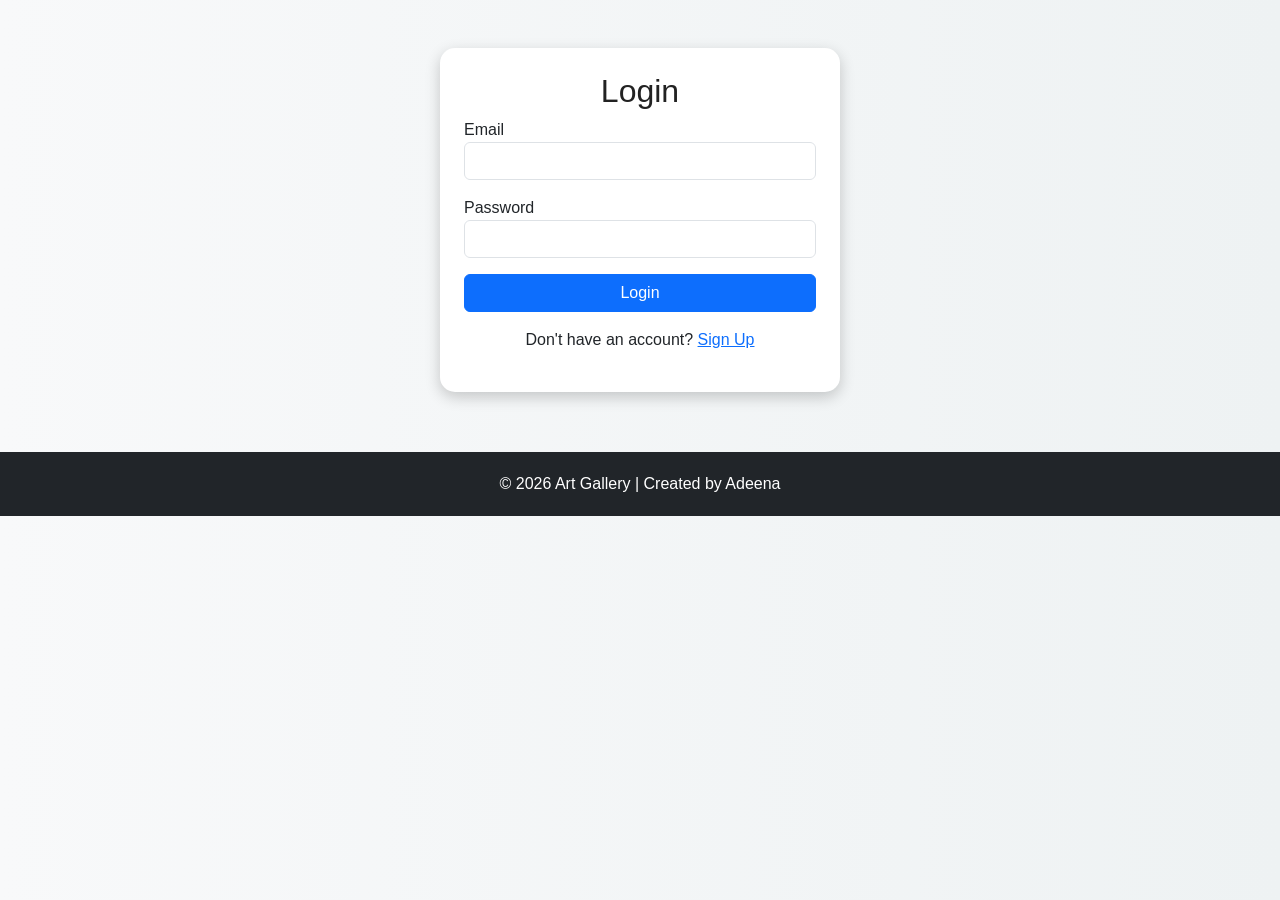
<file: index.html>
<!DOCTYPE html>
<html>
<head>
    <title>Art Gallery</title>

    <!-- Bootstrap -->

    <link href="https://cdn.jsdelivr.net/npm/bootstrap@5.3.7/dist/css/bootstrap.min.css" rel="stylesheet">

    <!-- CSS -->

    <link rel="stylesheet" href="css/style.css">

</head>
<body>
<body>

<div class="container mt-5">

    <div class="card mx-auto p-4" style="width:400px;">

        <h2 class="text-center">Login</h2>

        <div class="mb-3">
            <label>Email</label>
            <input type="email" class="form-control">
        </div>

        <div class="mb-3">
            <label>Password</label>
            <input type="password" class="form-control">
        </div>

        <a href="home.html" class="btn btn-primary w-100">Login</a>

        <p class="text-center mt-3">
            Don't have an account?
            <a href="signup.html">Sign Up</a>
        </p>

    </div>

</div>

</body>
</body>
</html>

<footer>
    © 2026 Art Gallery | Created by Adeena
</footer>
</file>
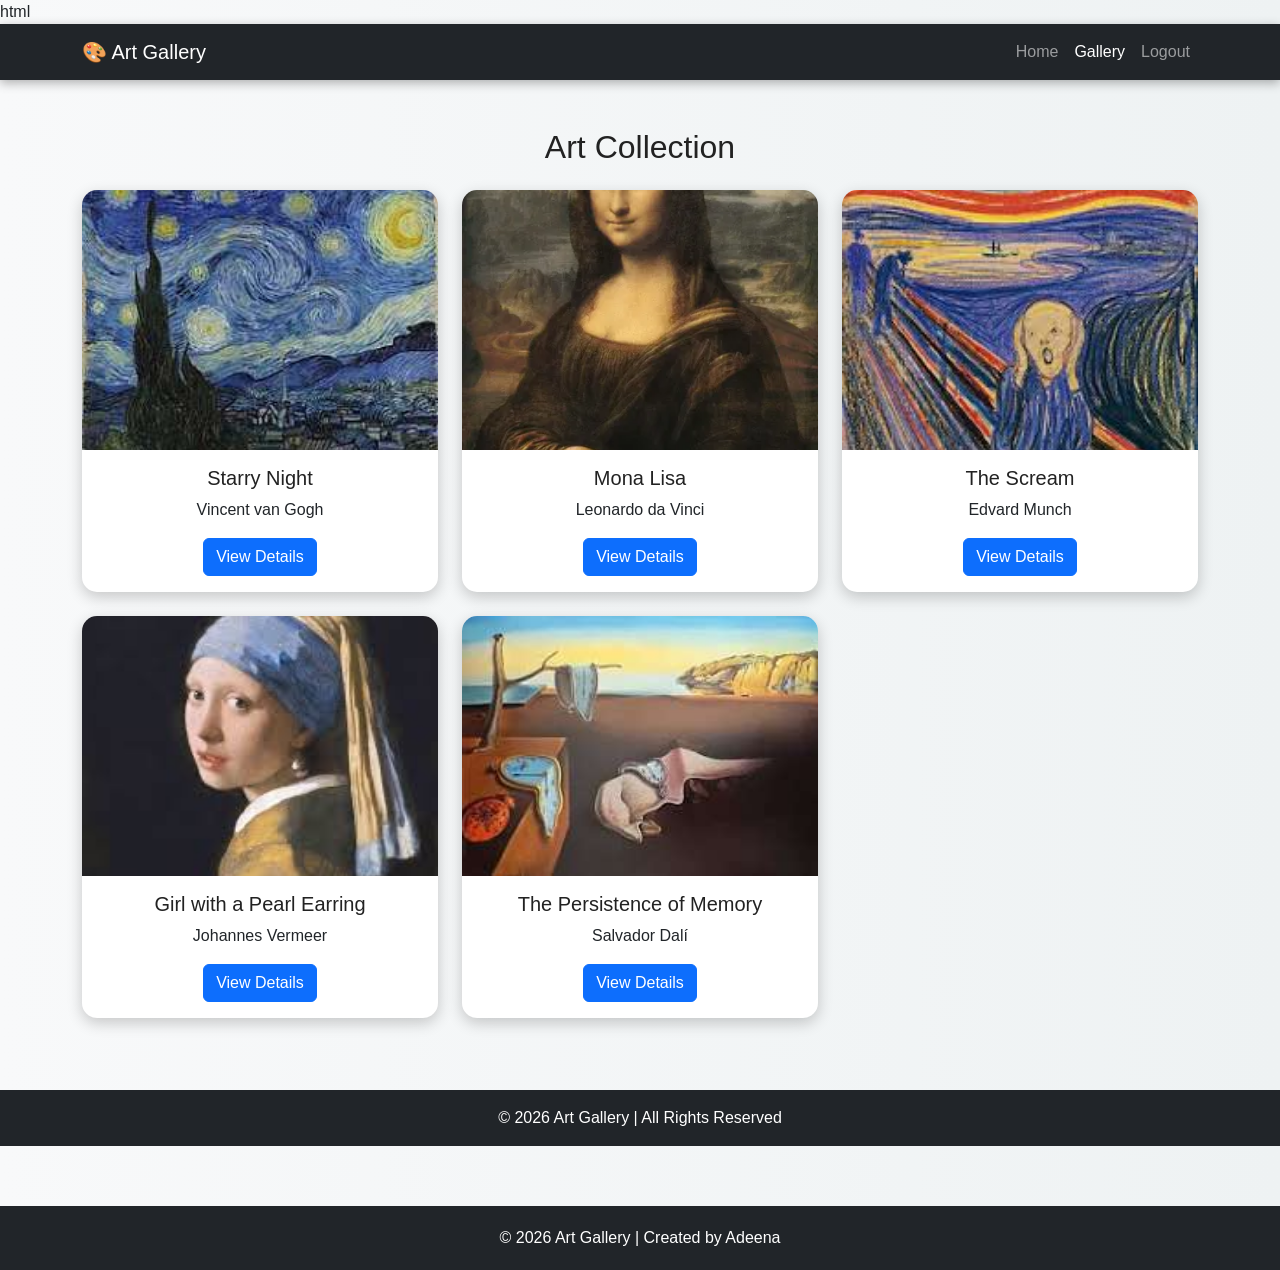
<file: gallery.html>
html
<!DOCTYPE html>
<html>
<head>
    <title>Art Gallery</title>

    <link href="https://cdn.jsdelivr.net/npm/bootstrap@5.3.7/dist/css/bootstrap.min.css" rel="stylesheet">
    <link rel="stylesheet" href="css/style.css">
</head>

<body>

<nav class="navbar navbar-expand-lg navbar-dark bg-dark">
    <div class="container">
        <a class="navbar-brand" href="home.html">🎨 Art Gallery</a>

        <div class="navbar-nav ms-auto">
            <a class="nav-link" href="home.html">Home</a>
            <a class="nav-link active" href="gallery.html">Gallery</a>
            <a class="nav-link" href="index.html">Logout</a>
        </div>
    </div>
</nav>

<div class="container mt-5">

    <h2 class="text-center mb-4">Art Collection</h2>

    <div class="row">

        <!-- Starry Night -->
        <div class="col-md-4 mb-4">
            <div class="card">
                <img src="images/starrynight.jpeg" class="card-img-top">
                <div class="card-body text-center">
                    <h5>Starry Night</h5>
                    <p>Vincent van Gogh</p>
                    <a href="starrynight.html" class="btn btn-primary">View Details</a>
                </div>
            </div>
        </div>

        <!-- Mona Lisa -->
        <div class="col-md-4 mb-4">
            <div class="card">
                <img src="images/mona.jpeg" class="card-img-top">
                <div class="card-body text-center">
                    <h5>Mona Lisa</h5>
                    <p>Leonardo da Vinci</p>
                    <a href="monalisa.html" class="btn btn-primary">View Details</a>
                </div>
            </div>
        </div>

        <!-- The Scream -->
        <div class="col-md-4 mb-4">
            <div class="card">
                <img src="images/scream.jpeg" class="card-img-top">
                <div class="card-body text-center">
                    <h5>The Scream</h5>
                    <p>Edvard Munch</p>
                    <a href="scream.html" class="btn btn-primary">View Details</a>
                </div>
            </div>
        </div>

        <!-- Girl with a Pearl Earring -->
        <div class="col-md-4 mb-4">
            <div class="card">
                <img src="images/pearl.jpeg" class="card-img-top">
                <div class="card-body text-center">
                    <h5>Girl with a Pearl Earring</h5>
                    <p>Johannes Vermeer</p>
                    <a href="girlwithpearl.html" class="btn btn-primary">View Details</a>
                </div>
            </div>
        </div>

        <!-- Persistence of Memory -->
        <div class="col-md-4 mb-4">
            <div class="card">
                <img src="images/persistence.jpeg" class="card-img-top">
                <div class="card-body text-center">
                    <h5>The Persistence of Memory</h5>
                    <p>Salvador Dalí</p>
                    <a href="persistence.html" class="btn btn-primary">View Details</a>
                </div>
            </div>
        </div>

    </div>

</div>

<footer class="bg-dark text-white text-center p-3 mt-5">
    © 2026 Art Gallery | All Rights Reserved
</footer>

</body>
</html>
<footer>
    © 2026 Art Gallery | Created by Adeena
</footer>
</file>
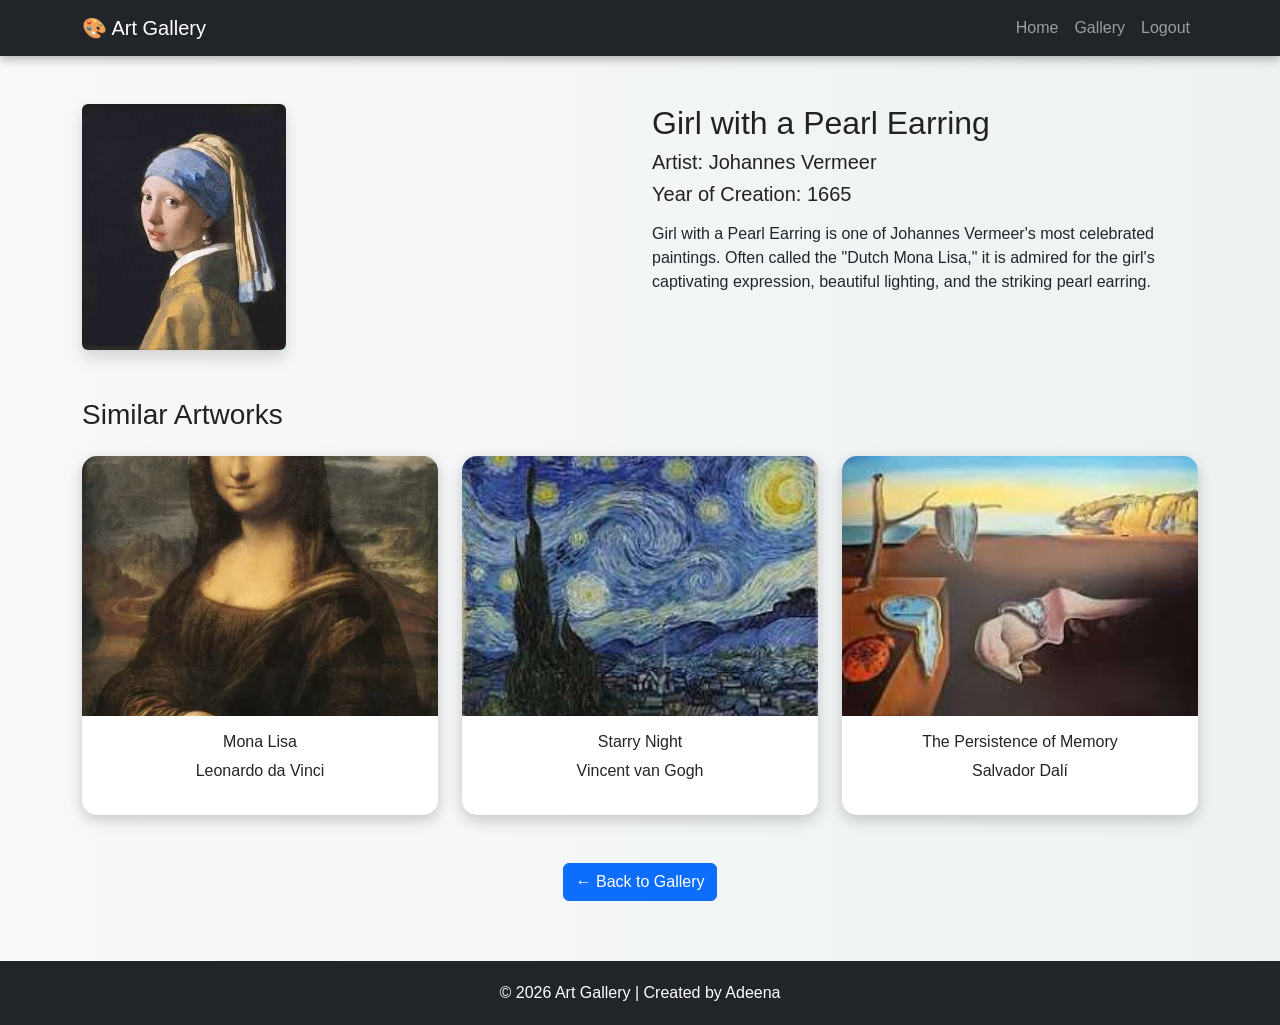
<file: girlwithpearl.html>
<!DOCTYPE html>
<html>
<head>
    <title>Girl with a Pearl Earring</title>

    <!-- Bootstrap CSS -->
    <link href="https://cdn.jsdelivr.net/npm/bootstrap@5.3.7/dist/css/bootstrap.min.css" rel="stylesheet">

    <!-- Custom CSS -->
    <link rel="stylesheet" href="css/style.css">
</head>

<body>

<!-- Navbar -->
<nav class="navbar navbar-expand-lg navbar-dark bg-dark">
    <div class="container">
        <a class="navbar-brand" href="home.html">🎨 Art Gallery</a>

        <div class="navbar-nav ms-auto">
            <a class="nav-link" href="home.html">Home</a>
            <a class="nav-link" href="gallery.html">Gallery</a>
            <a class="nav-link" href="index.html">Logout</a>
        </div>
    </div>
</nav>

<!-- Artwork Details -->
<div class="container mt-5">

    <div class="row">

        <!-- Image -->
        <div class="col-md-6">
           <img src="images/pearl.jpeg" class="img-fluid rounded shadow">
        </div>

        <!-- Details -->
        <div class="col-md-6">

            <h2>Girl with a Pearl Earring</h2>

            <h5>Artist: Johannes Vermeer</h5>

            <h5>Year of Creation: 1665</h5>

            <p class="mt-3">
                Girl with a Pearl Earring is one of Johannes Vermeer's most
                celebrated paintings. Often called the "Dutch Mona Lisa,"
                it is admired for the girl's captivating expression,
                beautiful lighting, and the striking pearl earring.
            </p>

        </div>

    </div>

</div>

<!-- Similar Artworks -->
<div class="container mt-5">

    <h3 class="mb-4">Similar Artworks</h3>

    <div class="row">

        <div class="col-md-4">
            <div class="card">
                <img src="images/mona.jpeg" class="card-img-top">
                <div class="card-body text-center">
                    <h6>Mona Lisa</h6>
                    <p>Leonardo da Vinci</p>
                </div>
            </div>
        </div>

        <div class="col-md-4">
            <div class="card">
                <img src="images/starrynight.jpeg" class="card-img-top">
                <div class="card-body text-center">
                    <h6>Starry Night</h6>
                    <p>Vincent van Gogh</p>
                </div>
            </div>
        </div>

        <div class="col-md-4">
            <div class="card">
                <img src="images/persistence.jpeg" class="card-img-top">
                <div class="card-body text-center">
                    <h6>The Persistence of Memory</h6>
                    <p>Salvador Dalí</p>
                </div>
            </div>
        </div>

    </div>

</div>

<!-- Back Button -->
<div class="text-center mt-5 mb-5">
    <a href="gallery.html" class="btn btn-primary">
        ← Back to Gallery
    </a>
</div>

</body>
</html>

<footer>
    © 2026 Art Gallery | Created by Adeena
</footer>
</file>
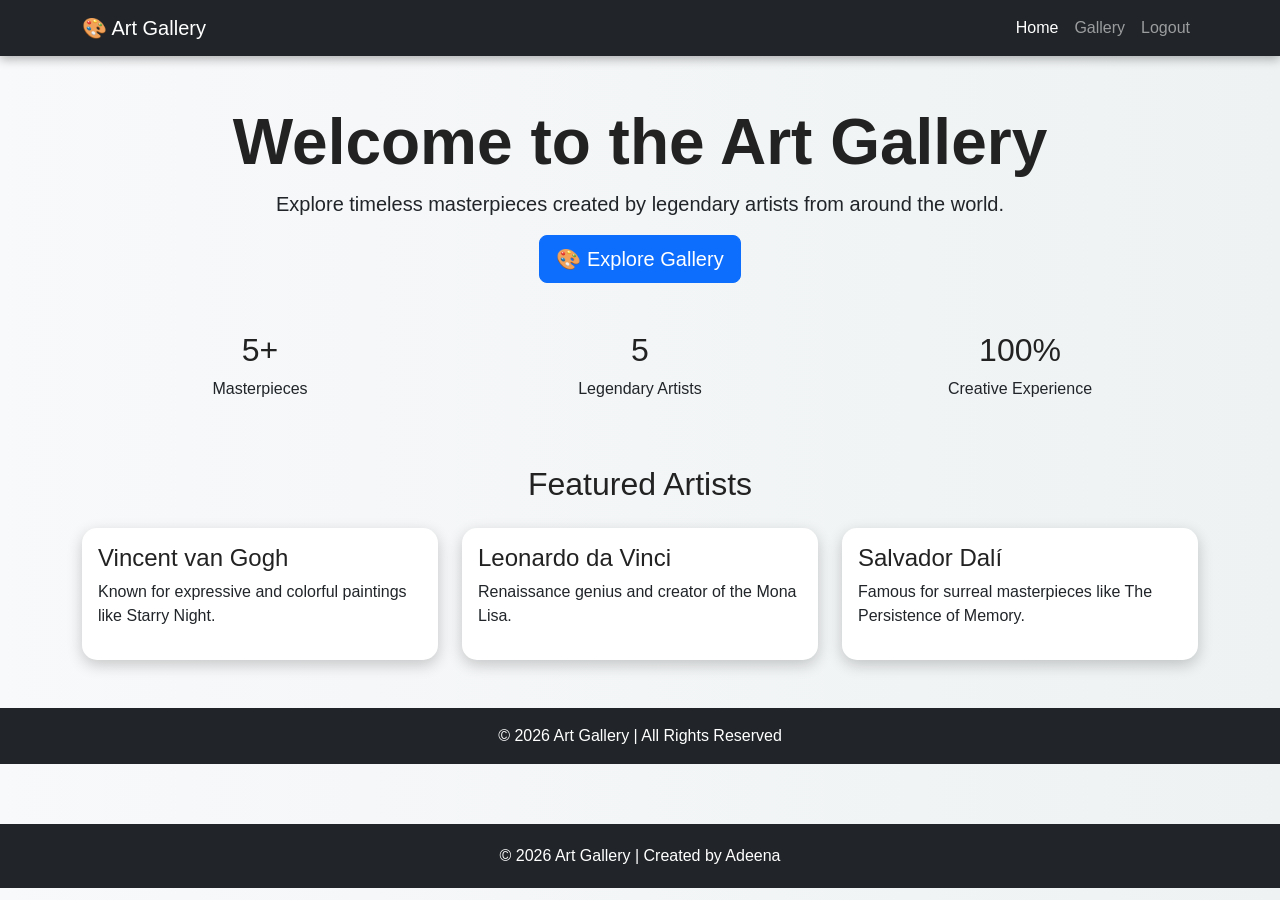
<file: home.html>
<!DOCTYPE html>
<html>
<head>
    <title>Art Gallery - Home</title>

    <link href="https://cdn.jsdelivr.net/npm/bootstrap@5.3.7/dist/css/bootstrap.min.css" rel="stylesheet">
    <link rel="stylesheet" href="css/style.css">
</head>

<body>

<!-- Navbar -->

<nav class="navbar navbar-expand-lg navbar-dark bg-dark">
    <div class="container">
        <a class="navbar-brand" href="#">🎨 Art Gallery</a>

        <div class="navbar-nav ms-auto">
            <a class="nav-link active" href="home.html">Home</a>
            <a class="nav-link" href="gallery.html">Gallery</a>
            <a class="nav-link" href="index.html">Logout</a>
        </div>
    </div>
</nav>

<!-- Hero Section -->

<div class="container text-center mt-5">

    <h1 class="display-3 fw-bold">
        Welcome to the Art Gallery
    </h1>

    <p class="lead">
        Explore timeless masterpieces created by legendary artists from around the world.
    </p>

    <a href="gallery.html" class="btn btn-primary btn-lg">
        🎨 Explore Gallery
    </a>

</div>
<div class="container mt-5">

<div class="row text-center">

<div class="col-md-4">
<h2>5+</h2>
<p>Masterpieces</p>
</div>

<div class="col-md-4">
<h2>5</h2>
<p>Legendary Artists</p>
</div>

<div class="col-md-4">
<h2>100%</h2>
<p>Creative Experience</p>
</div>

</div>

</div>

<!-- Featured Artists -->

<div class="container mt-5">

    <h2 class="text-center mb-4">Featured Artists</h2>

    <div class="row">

        <div class="col-md-4">
            <div class="card p-3">
                <h4>Vincent van Gogh</h4>
                <p>Known for expressive and colorful paintings like Starry Night.</p>
            </div>
        </div>

        <div class="col-md-4">
            <div class="card p-3">
                <h4>Leonardo da Vinci</h4>
                <p>Renaissance genius and creator of the Mona Lisa.</p>
            </div>
        </div>

        <div class="col-md-4">
            <div class="card p-3">
                <h4>Salvador Dalí</h4>
                <p>Famous for surreal masterpieces like The Persistence of Memory.</p>
            </div>
        </div>

    </div>

</div>

<!-- Footer -->

<footer class="bg-dark text-white text-center p-3 mt-5">
    © 2026 Art Gallery | All Rights Reserved
</footer>

</body>
</html>

<footer>
    © 2026 Art Gallery | Created by Adeena
</footer>
</file>
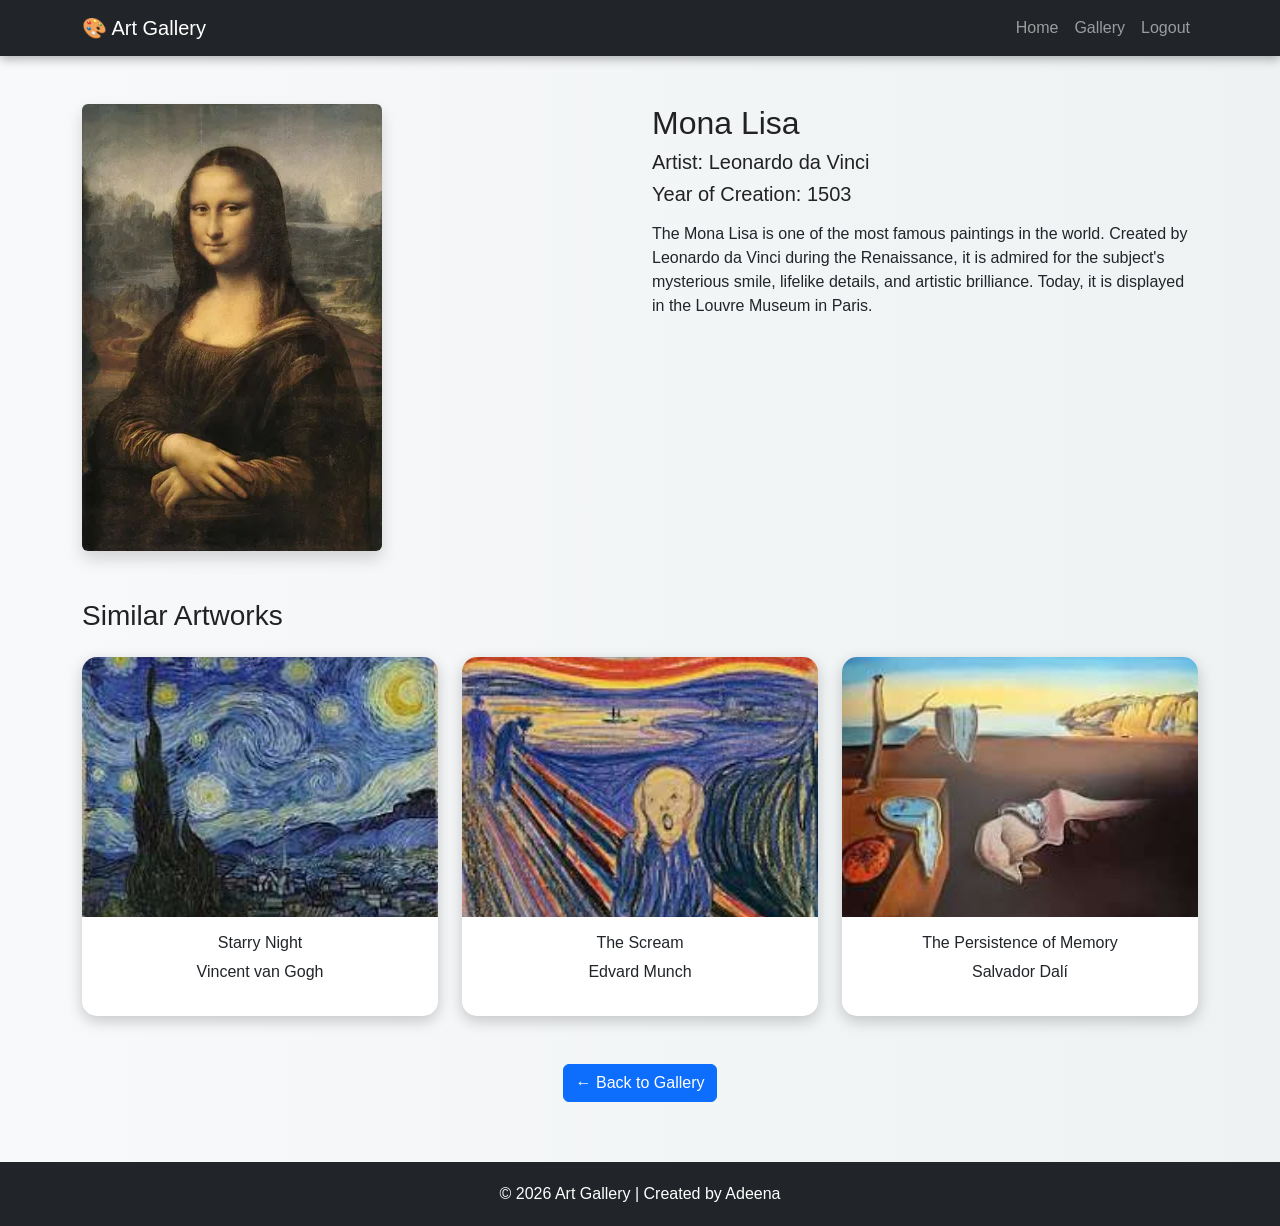
<file: monalisa.html>
<!DOCTYPE html>
<html>
<head>
    <title>Mona Lisa</title>

    <!-- Bootstrap CSS -->
    <link href="https://cdn.jsdelivr.net/npm/bootstrap@5.3.7/dist/css/bootstrap.min.css" rel="stylesheet">

    <!-- Custom CSS -->
    <link rel="stylesheet" href="css/style.css">
</head>

<body>

<!-- Navbar -->
<nav class="navbar navbar-expand-lg navbar-dark bg-dark">
    <div class="container">
        <a class="navbar-brand" href="home.html">🎨 Art Gallery</a>

        <div class="navbar-nav ms-auto">
            <a class="nav-link" href="home.html">Home</a>
            <a class="nav-link" href="gallery.html">Gallery</a>
            <a class="nav-link" href="index.html">Logout</a>
        </div>
    </div>
</nav>

<!-- Artwork Details -->
<div class="container mt-5">

    <div class="row">

        <!-- Image -->
        <div class="col-md-6">
            <img src="images/mona.jpeg" class="img-fluid rounded shadow">
        </div>

        <!-- Details -->
        <div class="col-md-6">

            <h2>Mona Lisa</h2>

            <h5>Artist: Leonardo da Vinci</h5>

            <h5>Year of Creation: 1503</h5>

            <p class="mt-3">
                The Mona Lisa is one of the most famous paintings in the world.
                Created by Leonardo da Vinci during the Renaissance, it is admired
                for the subject's mysterious smile, lifelike details, and artistic
                brilliance. Today, it is displayed in the Louvre Museum in Paris.
            </p>

        </div>

    </div>

</div>

<!-- Similar Artworks -->
<div class="container mt-5">

    <h3 class="mb-4">Similar Artworks</h3>

    <div class="row">

        <div class="col-md-4">
            <div class="card">
                <img src="images/starrynight.jpeg" class="card-img-top">
                <div class="card-body text-center">
                    <h6>Starry Night</h6>
                    <p>Vincent van Gogh</p>
                </div>
            </div>
        </div>

        <div class="col-md-4">
            <div class="card">
                <img src="images/scream.jpeg" class="card-img-top">
                <div class="card-body text-center">
                    <h6>The Scream</h6>
                    <p>Edvard Munch</p>
                </div>
            </div>
        </div>

        <div class="col-md-4">
            <div class="card">
                <img src="images/persistence.jpeg" class="card-img-top">
                <div class="card-body text-center">
                    <h6>The Persistence of Memory</h6>
                    <p>Salvador Dalí</p>
                </div>
            </div>
        </div>

    </div>

</div>

<!-- Back Button -->
<div class="text-center mt-5 mb-5">
    <a href="gallery.html" class="btn btn-primary">
        ← Back to Gallery
    </a>
</div>

</body>
</html>

<footer>
    © 2026 Art Gallery | Created by Adeena
</footer>
</file>
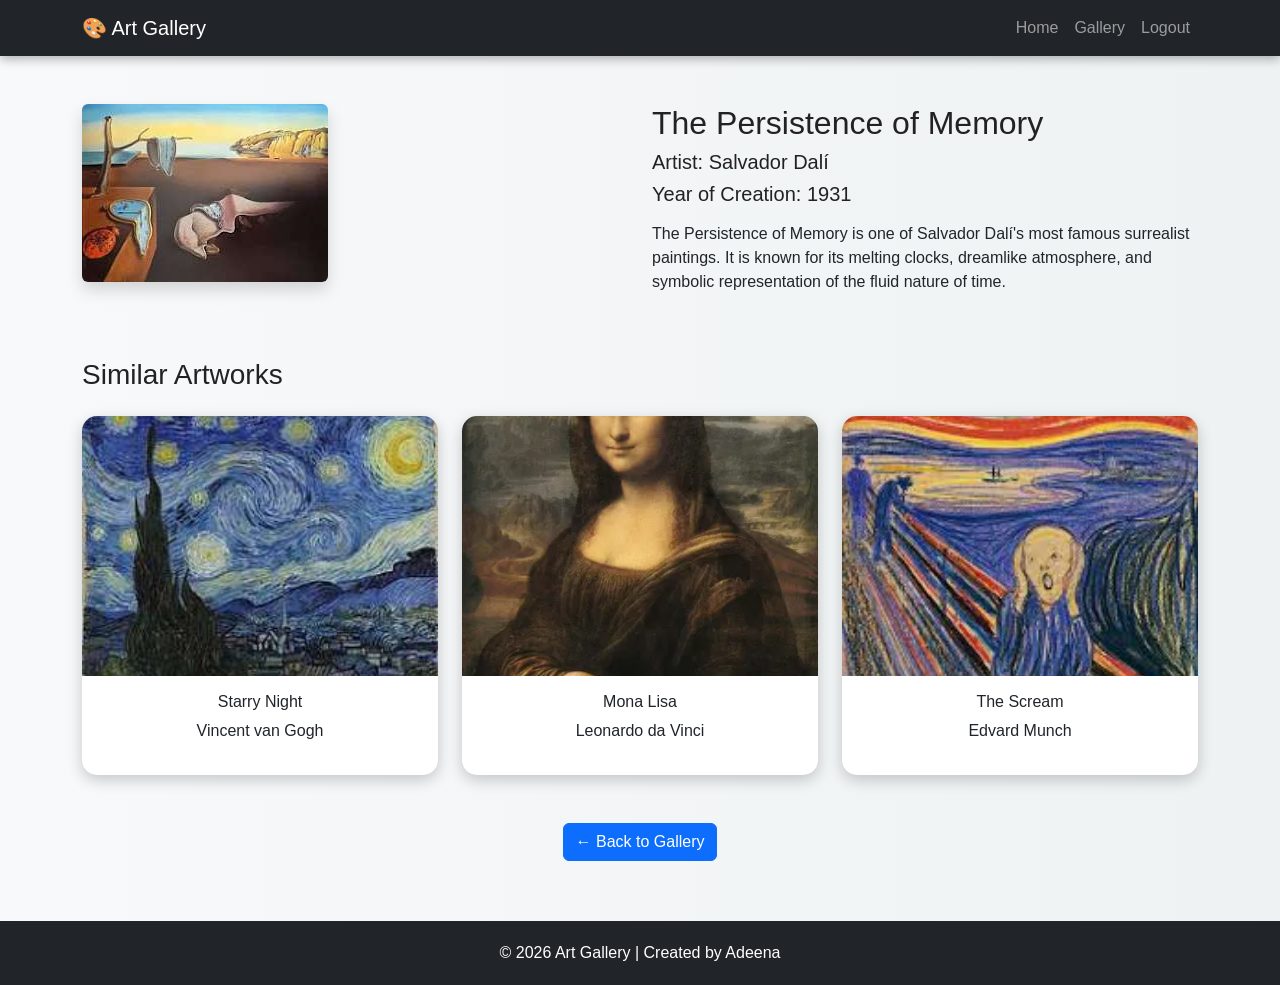
<file: persistence.html>
<!DOCTYPE html>
<html>
<head>
    <title>The Persistence of Memory</title>

    <!-- Bootstrap CSS -->
    <link href="https://cdn.jsdelivr.net/npm/bootstrap@5.3.7/dist/css/bootstrap.min.css" rel="stylesheet">

    <!-- Custom CSS -->
    <link rel="stylesheet" href="css/style.css">
</head>

<body>

<!-- Navbar -->
<nav class="navbar navbar-expand-lg navbar-dark bg-dark">
    <div class="container">
        <a class="navbar-brand" href="home.html">🎨 Art Gallery</a>

        <div class="navbar-nav ms-auto">
            <a class="nav-link" href="home.html">Home</a>
            <a class="nav-link" href="gallery.html">Gallery</a>
            <a class="nav-link" href="index.html">Logout</a>
        </div>
    </div>
</nav>

<!-- Artwork Details -->
<div class="container mt-5">

    <div class="row">

        <!-- Image -->
        <div class="col-md-6">
            <img src="images/persistence.jpeg" class="img-fluid rounded shadow">
        </div>

        <!-- Details -->
        <div class="col-md-6">

            <h2>The Persistence of Memory</h2>

            <h5>Artist: Salvador Dalí</h5>

            <h5>Year of Creation: 1931</h5>

            <p class="mt-3">
                The Persistence of Memory is one of Salvador Dalí's most
                famous surrealist paintings. It is known for its melting
                clocks, dreamlike atmosphere, and symbolic representation
                of the fluid nature of time.
            </p>

        </div>

    </div>

</div>

<!-- Similar Artworks -->
<div class="container mt-5">

    <h3 class="mb-4">Similar Artworks</h3>

    <div class="row">

        <div class="col-md-4">
            <div class="card">
                <img src="images/starrynight.jpeg" class="card-img-top">
                <div class="card-body text-center">
                    <h6>Starry Night</h6>
                    <p>Vincent van Gogh</p>
                </div>
            </div>
        </div>

        <div class="col-md-4">
            <div class="card">
                <img src="images/mona.jpeg" class="card-img-top">
                <div class="card-body text-center">
                    <h6>Mona Lisa</h6>
                    <p>Leonardo da Vinci</p>
                </div>
            </div>
        </div>

        <div class="col-md-4">
            <div class="card">
                <img src="images/scream.jpeg" class="card-img-top">
                <div class="card-body text-center">
                    <h6>The Scream</h6>
                    <p>Edvard Munch</p>
                </div>
            </div>
        </div>

    </div>

</div>

<!-- Back Button -->
<div class="text-center mt-5 mb-5">
    <a href="gallery.html" class="btn btn-primary">
        ← Back to Gallery
    </a>
</div>

</body>
</html>

<footer>
    © 2026 Art Gallery | Created by Adeena
</footer>
</file>
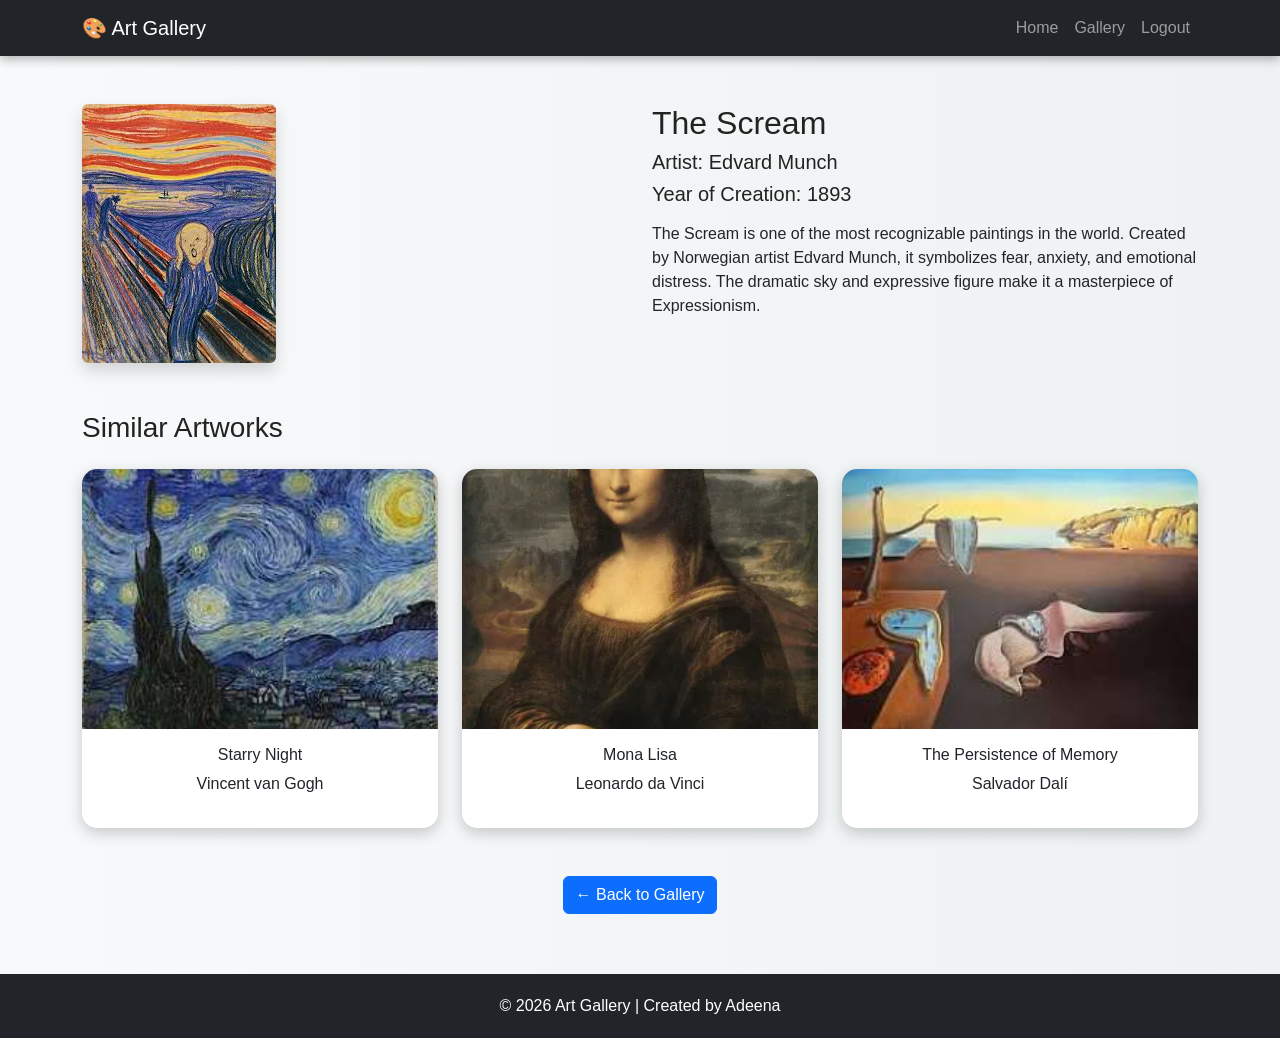
<file: scream.html>
<!DOCTYPE html>
<html>
<head>
    <title>The Scream</title>

    <!-- Bootstrap CSS -->
    <link href="https://cdn.jsdelivr.net/npm/bootstrap@5.3.7/dist/css/bootstrap.min.css" rel="stylesheet">

    <!-- Custom CSS -->
    <link rel="stylesheet" href="css/style.css">
</head>

<body>

<!-- Navbar -->
<nav class="navbar navbar-expand-lg navbar-dark bg-dark">
    <div class="container">
        <a class="navbar-brand" href="home.html">🎨 Art Gallery</a>

        <div class="navbar-nav ms-auto">
            <a class="nav-link" href="home.html">Home</a>
            <a class="nav-link" href="gallery.html">Gallery</a>
            <a class="nav-link" href="index.html">Logout</a>
        </div>
    </div>
</nav>

<!-- Artwork Details -->
<div class="container mt-5">

    <div class="row">

        <!-- Image -->
        <div class="col-md-6">
            <img src="images/scream.jpeg" class="img-fluid rounded shadow">
        </div>

        <!-- Details -->
        <div class="col-md-6">

            <h2>The Scream</h2>

            <h5>Artist: Edvard Munch</h5>

            <h5>Year of Creation: 1893</h5>

            <p class="mt-3">
                The Scream is one of the most recognizable paintings in the world.
                Created by Norwegian artist Edvard Munch, it symbolizes fear,
                anxiety, and emotional distress. The dramatic sky and expressive
                figure make it a masterpiece of Expressionism.
            </p>

        </div>

    </div>

</div>

<!-- Similar Artworks -->
<div class="container mt-5">

    <h3 class="mb-4">Similar Artworks</h3>

    <div class="row">

        <div class="col-md-4">
            <div class="card">
                <img src="images/starrynight.jpeg" class="card-img-top">
                <div class="card-body text-center">
                    <h6>Starry Night</h6>
                    <p>Vincent van Gogh</p>
                </div>
            </div>
        </div>

        <div class="col-md-4">
            <div class="card">
                <img src="images/mona.jpeg" class="card-img-top">
                <div class="card-body text-center">
                    <h6>Mona Lisa</h6>
                    <p>Leonardo da Vinci</p>
                </div>
            </div>
        </div>

        <div class="col-md-4">
            <div class="card">
                <img src="images/persistence.jpeg" class="card-img-top">
                <div class="card-body text-center">
                    <h6>The Persistence of Memory</h6>
                    <p>Salvador Dalí</p>
                </div>
            </div>
        </div>

    </div>

</div>

<!-- Back Button -->
<div class="text-center mt-5 mb-5">
    <a href="gallery.html" class="btn btn-primary">
        ← Back to Gallery
    </a>
</div>

</body>
</html>

<footer>
    © 2026 Art Gallery | Created by Adeena
</footer>
</file>
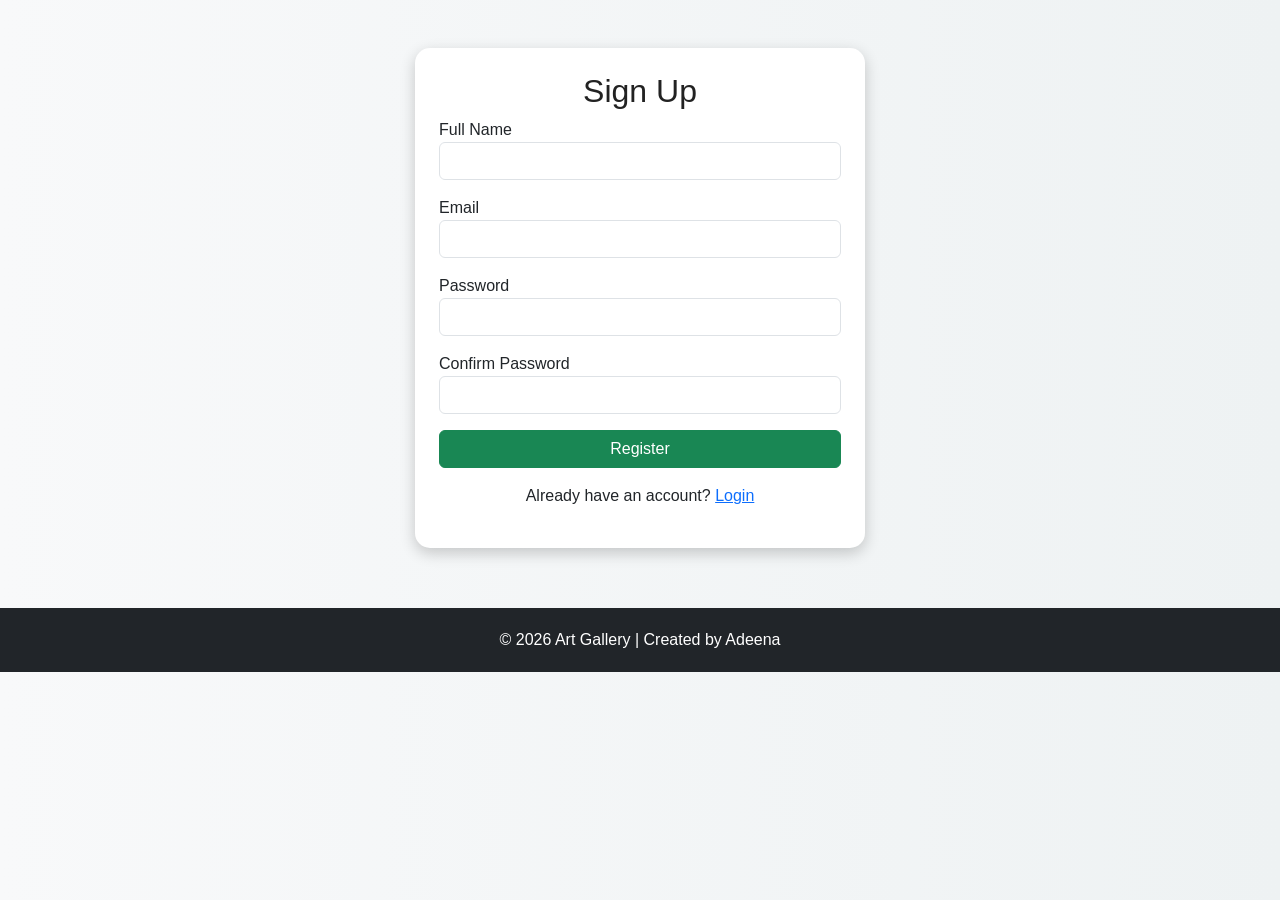
<file: signup.html>
<!DOCTYPE html>
<html>
<head>
    <title>Art Gallery - Sign Up</title>

    <!-- Bootstrap CSS -->
    <link href="https://cdn.jsdelivr.net/npm/bootstrap@5.3.7/dist/css/bootstrap.min.css" rel="stylesheet">

    <!-- Your CSS -->
    <link rel="stylesheet" href="css/style.css">
</head>

<body>

<div class="container mt-5">

    <div class="card mx-auto p-4" style="width:450px;">

        <h2 class="text-center">Sign Up</h2>

        <div class="mb-3">
            <label>Full Name</label>
            <input type="text" class="form-control">
        </div>

        <div class="mb-3">
            <label>Email</label>
            <input type="email" class="form-control">
        </div>

        <div class="mb-3">
            <label>Password</label>
            <input type="password" class="form-control">
        </div>

        <div class="mb-3">
            <label>Confirm Password</label>
            <input type="password" class="form-control">
        </div>

        <a href="index.html" class="btn btn-success w-100">Register</a>

        <p class="text-center mt-3">
            Already have an account?
            <a href="index.html">Login</a>
        </p>

    </div>

</div>

</body>
</html>

<footer>
    © 2026 Art Gallery | Created by Adeena
</footer>
</file>
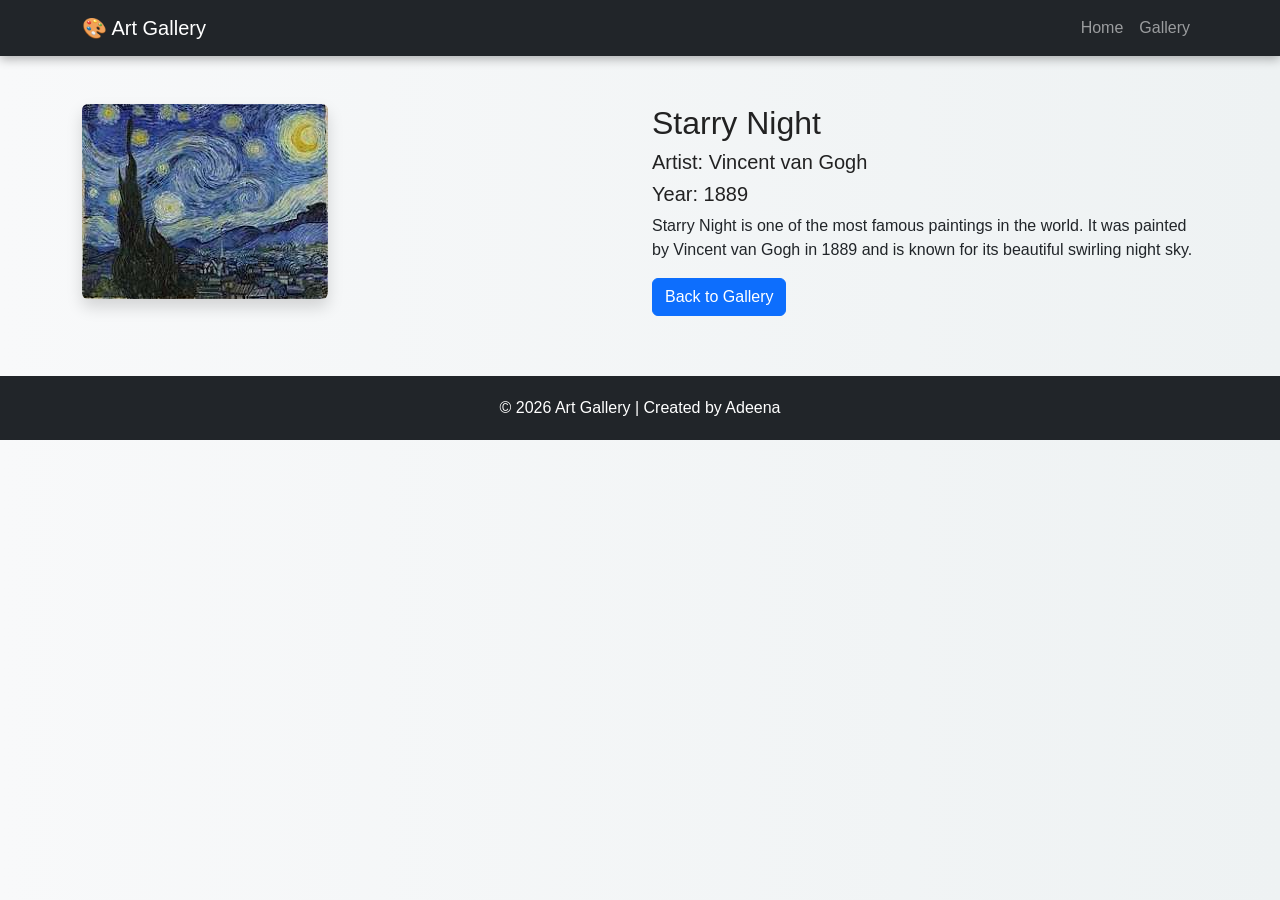
<file: starrynight.html>
<!DOCTYPE html>
<html>
<head>
    <title>Starry Night</title>

    <link href="https://cdn.jsdelivr.net/npm/bootstrap@5.3.7/dist/css/bootstrap.min.css" rel="stylesheet">
    <link rel="stylesheet" href="css/style.css">
</head>

<body>

<nav class="navbar navbar-expand-lg navbar-dark bg-dark">
    <div class="container">
        <a class="navbar-brand" href="home.html">🎨 Art Gallery</a>

        <div class="navbar-nav ms-auto">
            <a class="nav-link" href="home.html">Home</a>
            <a class="nav-link" href="gallery.html">Gallery</a>
        </div>
    </div>
</nav>

<div class="container mt-5">

    <div class="row">

        <div class="col-md-6">

            <img src="images/starrynight.jpeg" class="img-fluid rounded shadow" alt="Starry Night">

        </div>

        <div class="col-md-6">

            <h2>Starry Night</h2>

            <h5>Artist: Vincent van Gogh</h5>

            <h5>Year: 1889</h5>

            <p>
                Starry Night is one of the most famous paintings in the world.
                It was painted by Vincent van Gogh in 1889 and is known for its
                beautiful swirling night sky.
            </p>

            <a href="gallery.html" class="btn btn-primary">
                Back to Gallery
            </a>

        </div>

    </div>

</div>

</body>
</html>

<footer>
    © 2026 Art Gallery | Created by Adeena
</footer>
</file>
<file: css/style.css>
body{
    background:linear-gradient(to right,#f8f9fa,#eef2f3);
    font-family:Arial,sans-serif;
}

.navbar{
    box-shadow:0 3px 10px rgba(0,0,0,.3);
}

.card{
    border:none;
    border-radius:15px;
    overflow:hidden;
    transition:.4s;
    box-shadow:0 5px 15px rgba(0,0,0,.2);
}

.card:hover{
    transform:translateY(-10px);
    box-shadow:0 10px 25px rgba(0,0,0,.3);
}

.card img{
    height:260px;
    object-fit:cover;
}

.btn{
    transition:.3s;
}

.btn:hover{
    transform:scale(1.05);
}

h1,h2,h3,h4,h5{
    color:#222;
}

footer{
    margin-top:60px;
    background:#212529;
    color:white;
    padding:20px;
    text-align:center;
}
</file>
